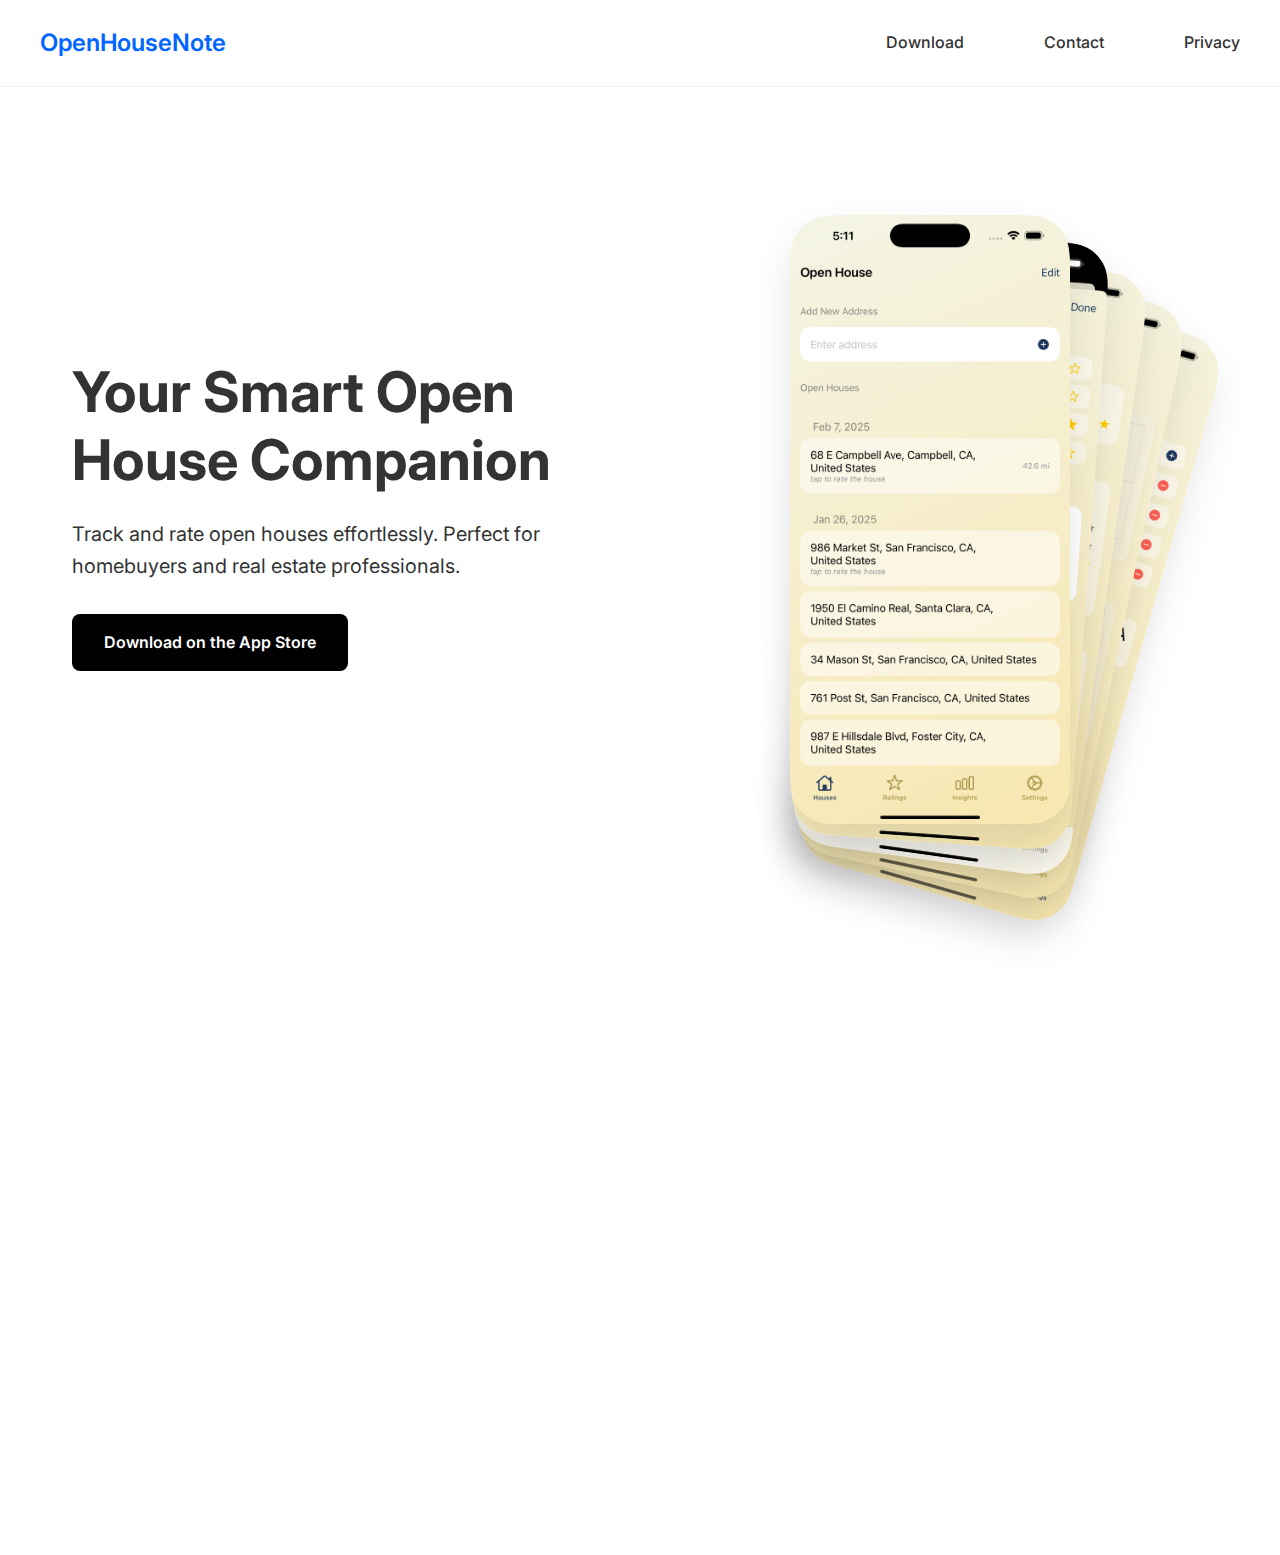
<file: index.html>
<!DOCTYPE html>
<html lang="en">
<head>
    <meta charset="UTF-8">
    <meta name="viewport" content="width=device-width, initial-scale=1.0">
    <title>OpenHouseNote - Your Smart Open House Companion</title>
    <link rel="stylesheet" href="styles.css">
    <!-- Add Google Fonts -->
    <link href="https://fonts.googleapis.com/css2?family=Inter:wght@400;500;600;700&display=swap" rel="stylesheet">
</head>
<body>
    <!-- Header -->
    <header class="header">
        <nav class="nav-container">
            <div class="logo">OpenHouseNote</div>
            <div class="nav-links">
                <a href="#download">Download</a>
           
                <a href="contact.html">Contact</a>
                <a href="privacy.html">Privacy</a>
            </div>
        </nav>
    </header>

    <!-- Hero Section -->
    <section class="hero">
        <div class="hero-content">
            <h1>Your Smart Open House Companion</h1>
            <p>Track and rate open houses effortlessly. Perfect for homebuyers and real estate professionals.</p>
            <a href="#" class="download-btn">Download on the App Store</a>
        </div>
        <div class="hero-image">
            <div class="phone-stack">
                <img src="openhousenote_page1.png" alt="Houses List" class="phone-screen screen-1">
                <img src="openhousenote_page2.png" alt="Rating Interface" class="phone-screen screen-2">
                <img src="openhousenote_page3.png" alt="Ratings Summary" class="phone-screen screen-3">
                <img src="openhousenote_page4.png" alt="Insights View" class="phone-screen screen-4">
                <img src="openhousenote_page5.png" alt="Settings Screen" class="phone-screen screen-5">
            </div>
        </div>
    </section>

    <!-- Features Section -->
    <section class="features">
        <h2>Key Features</h2>
        <div class="features-grid">
            <div class="feature-card">
                <img src="openhousenote_page1.png" alt="Organize">
                <h3>Organize Your House Hunt</h3>
                <p>Log open houses with addresses and dates. Track distances between properties.</p>
            </div>
            <div class="feature-card">
                <img src="openhousenote_page2.png" alt="Rate">
                <h3>Rate & Remember</h3>
                <p>Score properties on key features. Add detailed notes and impressions.</p>
            </div>
            <div class="feature-card">
                <img src="openhousenote_page4.png" alt="Insights">
                <h3>Smart Insights</h3>
                <p>Compare properties easily. Track your viewing history.</p>
            </div>
        </div>
    </section>

    <!-- Add before closing </body> tag -->
    <script src="main.js"></script>
</body>
</html>
</file>
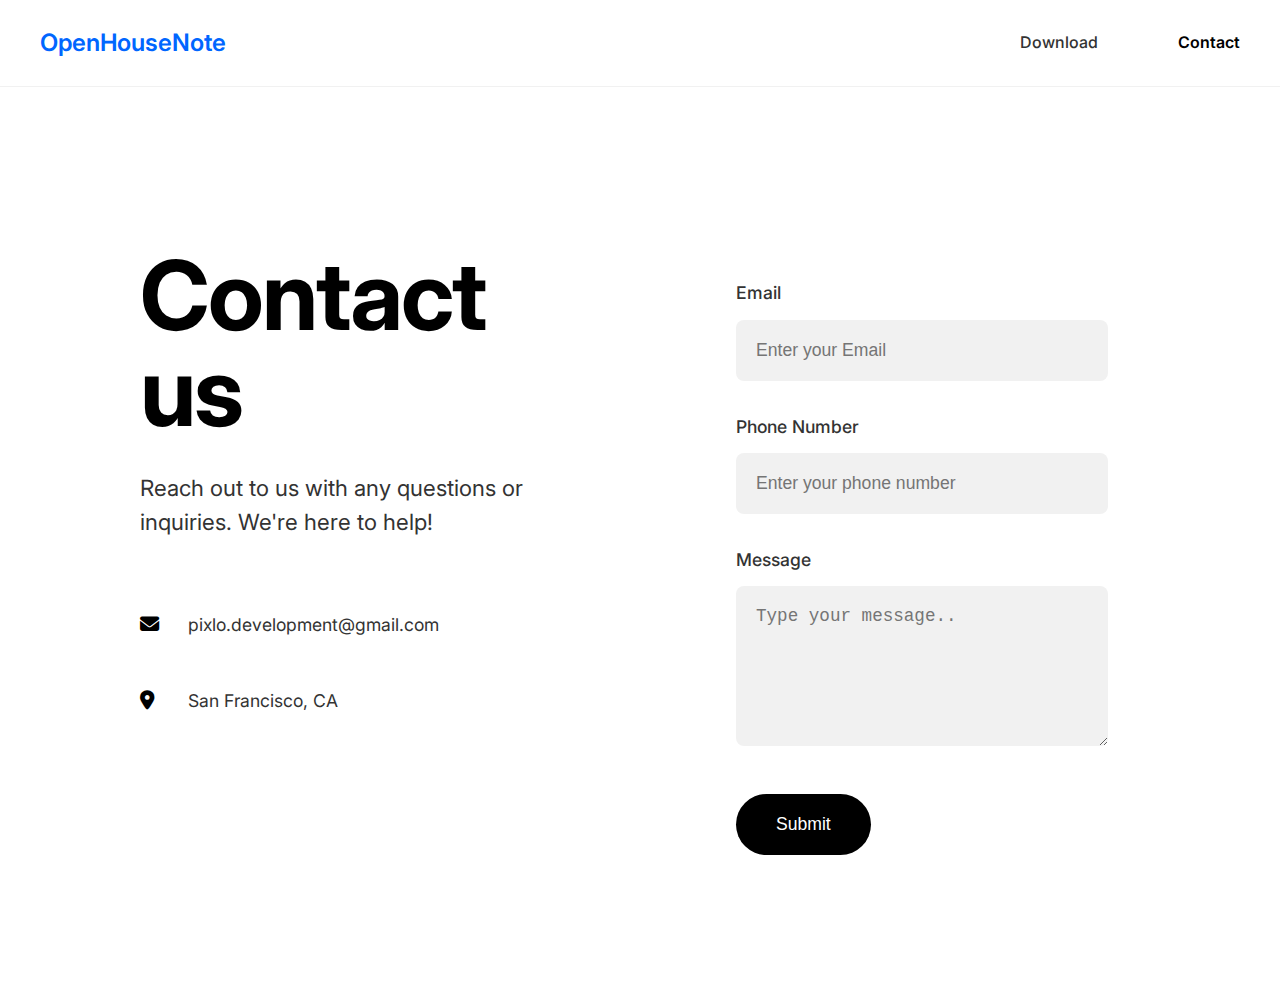
<file: contact.html>
<!DOCTYPE html>
<html lang="en">
<head>
    <meta charset="UTF-8">
    <meta name="viewport" content="width=device-width, initial-scale=1.0">
    <title>Contact Us - OpenHouseNote</title>
    <link rel="stylesheet" href="styles.css">
    <link href="https://fonts.googleapis.com/css2?family=Inter:wght@400;500;600;700&display=swap" rel="stylesheet">
    <link rel="stylesheet" href="https://cdnjs.cloudflare.com/ajax/libs/font-awesome/6.5.1/css/all.min.css">
</head>
<body>
    <!-- Header -->
    <header class="header">
        <nav class="nav-container">
            <a href="index.html" class="logo">OpenHouseNote</a>
            <div class="nav-links">
                <a href="#download">Download</a>
      
                <a href="contact.html" class="active">Contact</a>
            </div>
        </nav>
    </header>

    <!-- Contact Section -->
    <section class="contact-page">
        <div class="contact-container">
            <div class="contact-grid">
                <div class="contact-left">
                    <h1>Contact us</h1>
                    <p class="contact-intro">Reach out to us with any questions or inquiries. We're here to help!</p>
                    
                    <div class="contact-info">
                        <div class="info-item">
                            <i class="fas fa-envelope"></i>
                            <span>pixlo.development@gmail.com</span>
                        </div>
                        <!-- <div class="info-item">
                            <i class="fas fa-phone"></i>
                            <span>+1 (607) 280-3801</span>
                        </div> -->
                        <div class="info-item">
                            <i class="fas fa-map-marker-alt"></i>
                            <span>San Francisco, CA</span>
                        </div>
                    </div>
                </div>

                <div class="contact-right">
                    <form id="contactForm" class="contact-form" action="https://formspree.io/f/YOUR_FORM_ID" method="POST">
                        <div class="form-group">
                            <label for="email">Email</label>
                            <input type="email" id="email" name="email" placeholder="Enter your Email">
                        </div>
                        
                        <div class="form-group">
                            <label for="phone">Phone Number</label>
                            <input type="tel" id="phone" name="phone" placeholder="Enter your phone number">
                        </div>
                        
                        <div class="form-group">
                            <label for="message">Message</label>
                            <textarea id="message" name="message" placeholder="Type your message.." rows="6"></textarea>
                        </div>
                        
                        <input type="hidden" name="_subject" value="New contact form submission">
                        <button type="submit" class="submit-btn">Submit</button>
                    </form>
                </div>
            </div>
        </div>
    </section>
</body>
</html>
</file>
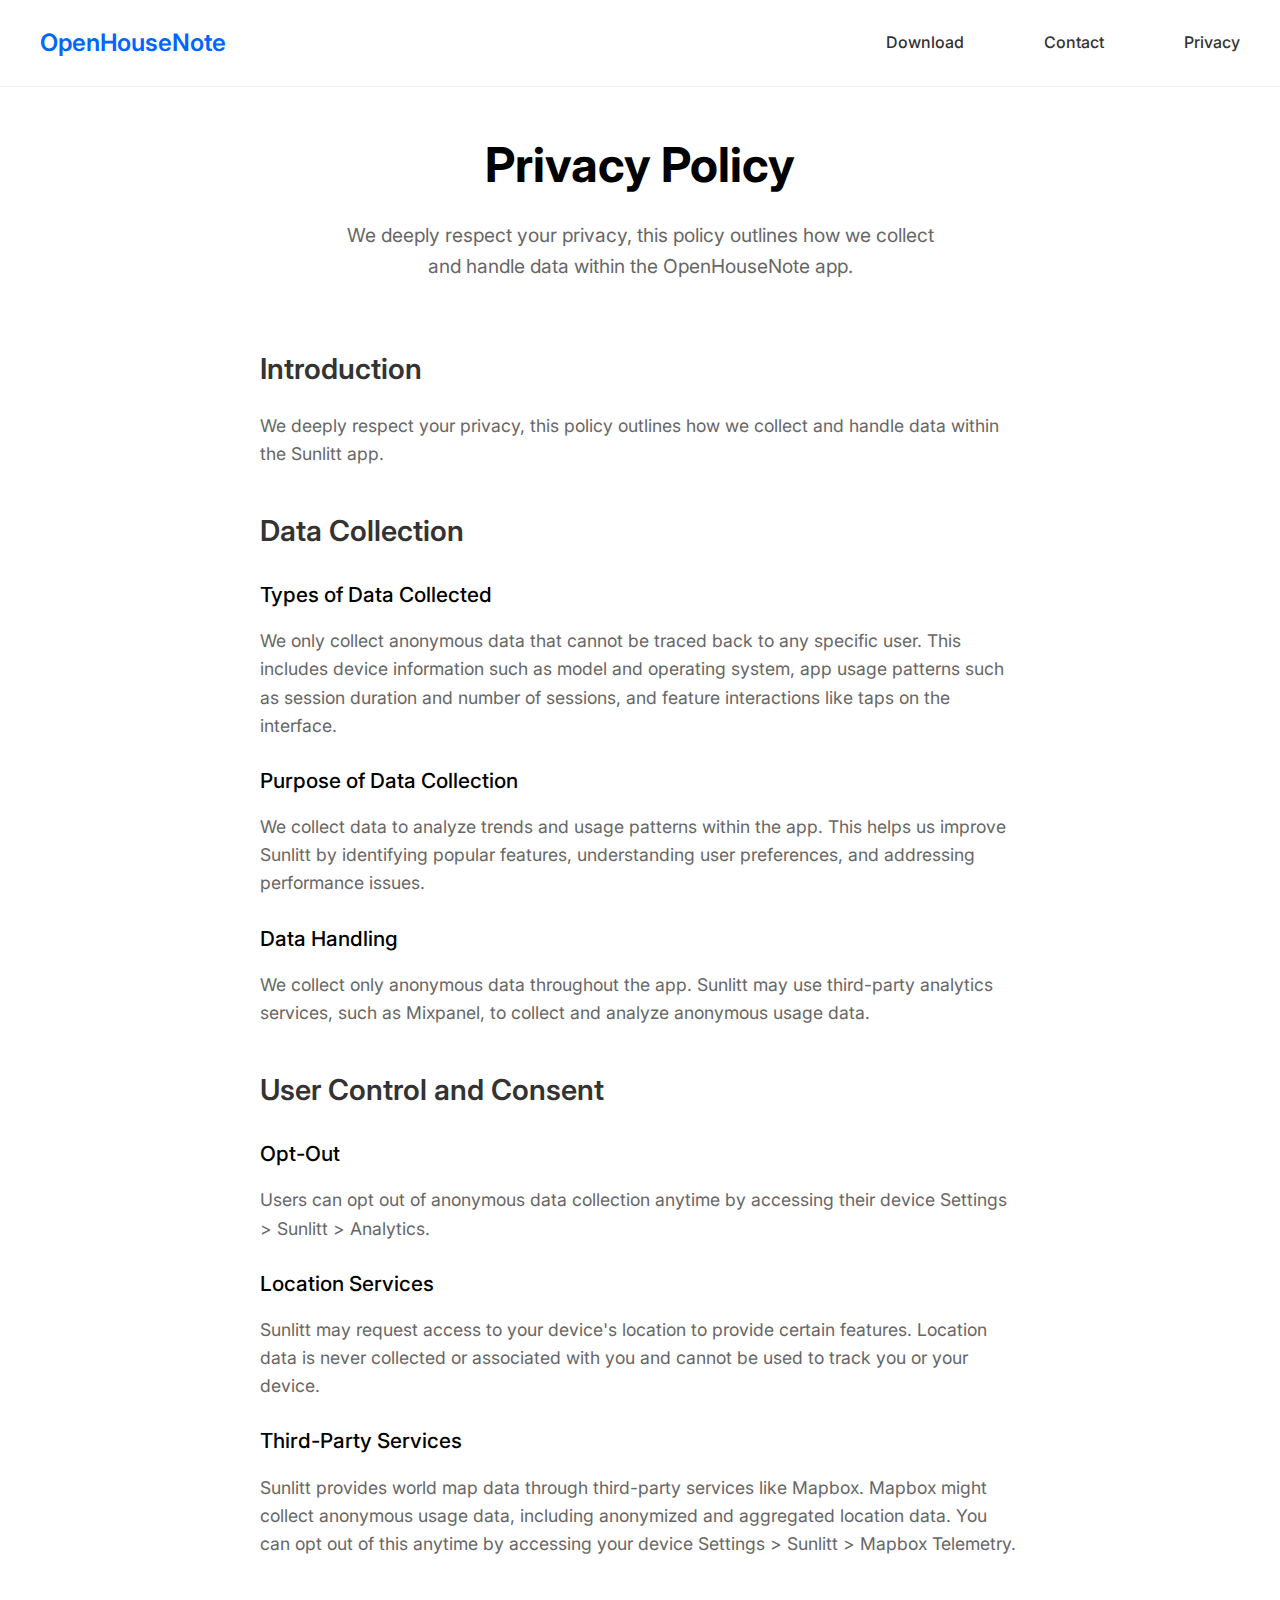
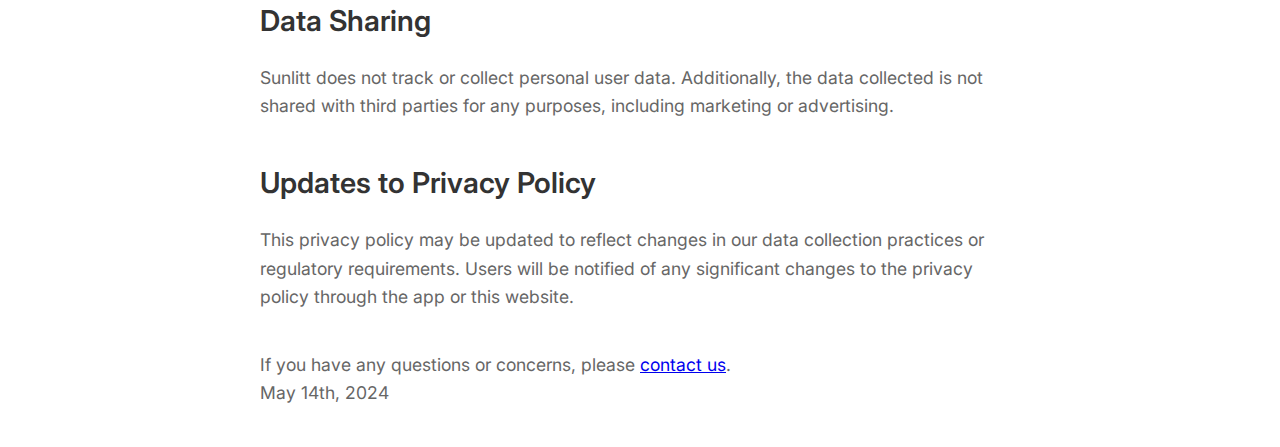
<file: privacy.html>
<!DOCTYPE html>
<html lang="en">
<head>
    <meta charset="UTF-8">
    <meta name="viewport" content="width=device-width, initial-scale=1.0">
    <title>Privacy Policy - OpenHouseNote</title>
    <link rel="stylesheet" href="styles.css">
    <!-- Add SF Pro Display font (similar to Sunlitt's font) -->
    <link rel="stylesheet" href="https://fonts.googleapis.com/css2?family=Inter:wght@400;500;600;700&display=swap">
</head>
<body>
    <!-- Header -->
    <header class="header">
        <nav class="nav-container">
            <a href="index.html" class="logo">OpenHouseNote</a>
            <div class="nav-links">
                <a href="index.html#download">Download</a>
                <a href="contact.html">Contact</a>
                <a href="privacy.html">Privacy</a>
            </div>
        </nav>
    </header>

    <!-- Privacy Content -->
    <section class="privacy-content">
        <div class="privacy-header">
            <h1>Privacy Policy</h1>
            <p class="subtitle">We deeply respect your privacy, this policy outlines how we collect and handle data within the OpenHouseNote app.</p>
        </div>
        
        <div class="policy-container">
            <div class="policy-section">
                <h2>Introduction</h2>
                <p>We deeply respect your privacy, this policy outlines how we collect and handle data within the Sunlitt app.</p>
            </div>

            <div class="policy-section">
                <h2>Data Collection</h2>
                <h3>Types of Data Collected</h3>
                <p>We only collect anonymous data that cannot be traced back to any specific user. This includes device information such as model and operating system, app usage patterns such as session duration and number of sessions, and feature interactions like taps on the interface.</p>
                
                <h3>Purpose of Data Collection</h3>
                <p>We collect data to analyze trends and usage patterns within the app. This helps us improve Sunlitt by identifying popular features, understanding user preferences, and addressing performance issues.</p>
                
                <h3>Data Handling</h3>
                <p>We collect only anonymous data throughout the app. Sunlitt may use third-party analytics services, such as Mixpanel, to collect and analyze anonymous usage data.</p>
            </div>

            <div class="policy-section">
                <h2>User Control and Consent</h2>
                <h3>Opt-Out</h3>
                <p>Users can opt out of anonymous data collection anytime by accessing their device Settings > Sunlitt > Analytics.</p>
                
                <h3>Location Services</h3>
                <p>Sunlitt may request access to your device's location to provide certain features. Location data is never collected or associated with you and cannot be used to track you or your device.</p>
                
                <h3>Third-Party Services</h3>
                <p>Sunlitt provides world map data through third-party services like Mapbox. Mapbox might collect anonymous usage data, including anonymized and aggregated location data. You can opt out of this anytime by accessing your device Settings > Sunlitt > Mapbox Telemetry.</p>
            </div>

            <div class="policy-section">
                <h2>Data Sharing</h2>
                <p>Sunlitt does not track or collect personal user data. Additionally, the data collected is not shared with third parties for any purposes, including marketing or advertising.</p>
            </div>

            <div class="policy-section">
                <h2>Updates to Privacy Policy</h2>
                <p>This privacy policy may be updated to reflect changes in our data collection practices or regulatory requirements. Users will be notified of any significant changes to the privacy policy through the app or this website.</p>
            </div>

            <div class="policy-section">
                <p>If you have any questions or concerns, please <a href="contact.html">contact us</a>.</p>
                <p class="policy-date">May 14th, 2024</p>
            </div>
        </div>
    </section>

    <script src="main.js"></script>
</body>
</html>
</file>
<file: styles.css>
/* General Styles */
:root {
    --primary-color: #000000;
    --text-color: #333333;
    --light-gray: #666666;
    --background-color: #ffffff;
}

body {
    font-family: 'Inter', -apple-system, BlinkMacSystemFont, sans-serif;
    margin: 0;
    padding: 0;
    color: var(--text-color);
    line-height: 1.6;
    background-color: var(--background-color);
}

/* Header Styles */
.header {
    padding: 1.5rem 2rem;
    background-color: var(--background-color);
    position: sticky;
    top: 0;
    z-index: 100;
}

.nav-container {
    max-width: 1200px;
    margin: 0 auto;
    display: flex;
    justify-content: space-between;
    align-items: center;
}

.logo {
    font-size: 1.5rem;
    font-weight: 600;
    color: var(--primary-color);
    text-decoration: none;
}

.nav-links a {
    color: var(--primary-color);
    text-decoration: none;
    margin-left: 2rem;
    font-weight: 500;
    font-size: 1rem;
}

/* Privacy Content Styles */
.privacy-content {
    max-width: 800px;
    margin: 0 auto;
    padding: 4rem 2rem;
}

.privacy-header {
    text-align: center;
    margin-bottom: 4rem;
}

.privacy-header h1 {
    font-size: 3rem;
    font-weight: 700;
    margin-bottom: 1rem;
    color: var(--primary-color);
}

.subtitle {
    font-size: 1.2rem;
    color: var(--light-gray);
    max-width: 600px;
    margin: 0 auto;
}

.policy-section {
    margin-bottom: 3rem;
}

.policy-section h2 {
    font-size: 1.8rem;
    font-weight: 600;
    margin-bottom: 1.5rem;
    color: var(--primary-color);
}

.policy-section h3 {
    font-size: 1.3rem;
    font-weight: 500;
    margin: 1.5rem 0 1rem;
    color: var(--primary-color);
}

.policy-section p, 
.policy-section ul {
    color: var(--light-gray);
    font-size: 1.1rem;
}

/* Footer Styles */
.footer {
    background-color: var(--background-color);
    padding: 4rem 2rem 2rem;
    border-top: 1px solid #eee;
}

.footer-content {
    max-width: 1200px;
    margin: 0 auto;
    display: grid;
    grid-template-columns: repeat(3, 1fr);
    gap: 2rem;
}

.footer-section h5 {
    font-size: 0.9rem;
    text-transform: uppercase;
    color: var(--light-gray);
    margin-bottom: 1rem;
}

.footer-section a {
    display: block;
    color: var(--primary-color);
    text-decoration: none;
    margin-bottom: 0.5rem;
    font-size: 1rem;
}

.footer-bottom {
    text-align: center;
    margin-top: 3rem;
    color: var(--light-gray);
    font-size: 0.9rem;
}

/* Responsive Design */
@media (max-width: 768px) {
    .privacy-header h1 {
        font-size: 2.5rem;
    }
    
    .footer-content {
        grid-template-columns: 1fr;
        text-align: center;
    }
}

/* Base Styles */
* {
    margin: 0;
    padding: 0;
    box-sizing: border-box;
}

body {
    font-family: 'Inter', sans-serif;
    color: var(--text-color);
    line-height: 1.6;
}

/* Header and Navigation Styles */
.header {
    padding: 1.5rem 2rem;
    background: white;
    border-bottom: 1px solid #f1f1f1;
}

.nav-container {
    max-width: 1400px;
    margin: 0 auto;
    display: flex;
    justify-content: space-between;
    align-items: center;
}

.logo {
    font-size: 1.5rem;
    font-weight: 600;
    color: #0066FF;
    text-decoration: none;
}

.nav-links {
    display: flex;
    align-items: center;
    gap: 3rem; /* Increased spacing between nav items */
}

.nav-links a {
    text-decoration: none;
    color: #333;
    font-size: 1rem;
    font-weight: 500;
    transition: color 0.3s ease;
}

.nav-links a:hover {
    color: #0066FF;
}

.nav-links a.active {
    color: #0066FF;
}

.nav-links a.download-btn {
    background: #000;
    color: white;
    padding: 0.75rem 1.5rem;
    border-radius: 50px;
    transition: background-color 0.3s ease;
}

.nav-links a.download-btn:hover {
    background-color: #333;
}

/* Responsive Navigation */
@media (max-width: 768px) {
    .nav-links {
        gap: 2rem;
    }
    
    .nav-links a {
        font-size: 0.9rem;
    }
}

@media (max-width: 640px) {
    .nav-container {
        flex-direction: column;
        gap: 1rem;
    }
    
    .nav-links {
        gap: 1.5rem;
    }
}

/* Hero Section */
.hero {
    padding: 8rem 2rem 4rem;
    display: flex;
    align-items: center;
    justify-content: space-between;
    max-width: 1200px;
    margin: 0 auto;
}

.hero-content {
    flex: 1;
    padding-right: 4rem;
}

.hero h1 {
    font-size: 3.5rem;
    line-height: 1.2;
    margin-bottom: 1.5rem;
}

.hero p {
    font-size: 1.25rem;
    margin-bottom: 2rem;
}

.download-btn {
    display: inline-block;
    background: var(--primary-color);
    color: white;
    padding: 1rem 2rem;
    border-radius: 8px;
    text-decoration: none;
    font-weight: 600;
}

.hero-image {
    flex: 1;
}

.hero-image img {
    max-width: 100%;
    height: auto;
}

/* Features Section */
.features {
    padding: 4rem 1rem; /* Reduced padding on mobile */
    opacity: 0;
    animation: fadeInUp 1s ease forwards;
}

.features h2 {
    font-size: clamp(2rem, 5vw, 3rem); /* Responsive font size */
    margin-bottom: clamp(2rem, 5vw, 4rem);
    text-align: center;
    transform: translateY(20px);
    opacity: 0;
    animation: fadeInUp 1s ease forwards 0.3s;
}

.features-grid {
    display: grid;
    grid-template-columns: repeat(auto-fit, minmax(280px, 1fr)); /* Responsive grid */
    gap: clamp(1.5rem, 3vw, 3rem);
    max-width: 1400px;
    margin: 0 auto;
    padding: 0 1rem;
}

.feature-card {
    background: white;
    padding: clamp(1.5rem, 3vw, 2rem);
    width: 100%;
    border-radius: 20px;
    text-align: center;
    transition: all 0.5s cubic-bezier(0.4, 0, 0.2, 1);
    opacity: 0;
    transform: translateY(40px);
    box-shadow: 0 4px 6px rgba(0, 0, 0, 0.05);
    position: relative;
    overflow: hidden;
}

.feature-card::before {
    content: '';
    position: absolute;
    top: 0;
    left: 0;
    width: 100%;
    height: 100%;
    background: linear-gradient(45deg, rgba(0,102,255,0.1), rgba(0,102,255,0));
    opacity: 0;
    transition: opacity 0.5s ease;
    z-index: 1;
}

.feature-card:hover::before {
    opacity: 1;
}

.feature-card:hover {
    transform: translateY(-10px);
    box-shadow: 0 20px 40px rgba(0, 102, 255, 0.1);
}

.feature-card img {
    width: clamp(140px, 50vw, 180px);
    height: clamp(140px, 50vw, 180px);
    object-fit: cover;
    border-radius: 12px;
    margin-bottom: clamp(1rem, 2vw, 1.5rem);
    transition: transform 0.5s cubic-bezier(0.4, 0, 0.2, 1);
}

.feature-card:hover img {
    transform: scale(1.05);
}

.feature-card h3 {
    font-size: clamp(1.25rem, 4vw, 1.5rem);
    margin-bottom: clamp(0.75rem, 2vw, 1rem);
    color: #000;
    position: relative;
    z-index: 2;
}

.feature-card p {
    font-size: clamp(0.9rem, 3vw, 1rem);
    color: #666;
    line-height: 1.6;
    position: relative;
    z-index: 2;
    padding: 0 0.5rem;
}

/* Stagger animation for cards */
.feature-card:nth-child(1) {
    animation: fadeInUp 1s ease forwards 0.4s;
}

.feature-card:nth-child(2) {
    animation: fadeInUp 1s ease forwards 0.6s;
}

.feature-card:nth-child(3) {
    animation: fadeInUp 1s ease forwards 0.8s;
}

/* Animation Keyframes */
@keyframes fadeInUp {
    from {
        opacity: 0;
        transform: translateY(40px);
    }
    to {
        opacity: 1;
        transform: translateY(0);
    }
}

/* Intersection Observer Animation */
.feature-card.animate {
    animation: fadeInUp 1s ease forwards;
}

/* Add smooth scrolling to the page */
html {
    scroll-behavior: smooth;
}

/* Responsive adjustments */
@media (max-width: 968px) {
    .features-grid {
        grid-template-columns: repeat(2, 1fr);
    }
}

@media (max-width: 640px) {
    .features-grid {
        grid-template-columns: 1fr;
    }
    
    .features h2 {
        font-size: 2.5rem;
    }
}

/* Add this to your existing CSS */
.phone-stack {
    position: relative;
    height: 600px;
    width: 300px;
    margin: 0 auto;
}

.phone-screen {
    position: absolute;
    width: 280px;
    height: auto;
    border-radius: 40px;
    box-shadow: 0 20px 40px rgba(0, 0, 0, 0.1);
    transition: all 0.3s ease;
}

.screen-1 {
    transform: translateX(0) translateY(0) rotate(0deg);
    z-index: 5;
}

.screen-2 {
    transform: translateX(20px) translateY(20px) rotate(4deg);
    z-index: 4;
}

.screen-3 {
    transform: translateX(40px) translateY(40px) rotate(8deg);
    z-index: 3;
}

.screen-4 {
    transform: translateX(60px) translateY(60px) rotate(12deg);
    z-index: 2;
}

.screen-5 {
    transform: translateX(80px) translateY(80px) rotate(16deg);
    z-index: 1;
}

/* Optional: Add hover effects */
.phone-stack:hover .screen-1 {
    transform: translateX(-20px) translateY(-20px) rotate(-4deg);
}

.phone-stack:hover .screen-2 {
    transform: translateX(0) translateY(0) rotate(0deg);
}

.phone-stack:hover .screen-3 {
    transform: translateX(20px) translateY(20px) rotate(4deg);
}

.phone-stack:hover .screen-4 {
    transform: translateX(40px) translateY(40px) rotate(8deg);
}

.phone-stack:hover .screen-5 {
    transform: translateX(60px) translateY(60px) rotate(12deg);
}

/* Responsive adjustments */
@media (max-width: 768px) {
    .phone-stack {
        height: 500px;
        width: 250px;
    }

    .phone-screen {
        width: 230px;
    }

    .features {
        padding: 3rem 1rem;
    }

    .features-grid {
        grid-template-columns: 1fr; /* Single column on mobile */
        max-width: 500px; /* Limit width on mobile */
    }

    .feature-card {
        transform: none !important; /* Disable hover transform on mobile */
        box-shadow: 0 4px 12px rgba(0, 0, 0, 0.1);
    }

    .feature-card:hover {
        transform: none !important; /* Disable hover effect on mobile */
    }

    /* Adjust animation timing for better mobile performance */
    .feature-card:nth-child(1) {
        animation-delay: 0.2s;
    }

    .feature-card:nth-child(2) {
        animation-delay: 0.3s;
    }

    .feature-card:nth-child(3) {
        animation-delay: 0.4s;
    }
}

/* Small mobile devices */
@media (max-width: 480px) {
    .phone-stack {
        height: 400px;
        width: 200px;
    }

    .phone-screen {
        width: 180px;
    }

    .features {
        padding: 2rem 0.5rem;
    }

    .feature-card {
        padding: 1.25rem;
        border-radius: 16px;
    }

    .feature-card img {
        width: 120px;
        height: 120px;
    }
}

/* Touch device optimizations */
@media (hover: none) {
    .feature-card:hover {
        transform: none;
        box-shadow: 0 4px 6px rgba(0, 0, 0, 0.05);
    }

    .feature-card:hover img {
        transform: none;
    }

    .feature-card::before {
        display: none;
    }
}

/* Contact Page Specific Styles */
.contact-page {
    padding: 4rem 2rem;
    min-height: 100vh;
    max-width: 1400px;
    margin: 0 auto;
}

.contact-grid {
    display: grid;
    grid-template-columns: 1fr 1fr;
    gap: 8rem;
    padding-top: 6rem;
}

.contact-left h1 {
    font-size: 6rem;
    font-weight: 700;
    line-height: 1;
    margin-bottom: 2rem;
    color: #000;
    letter-spacing: -0.02em;
}

.contact-intro {
    font-size: 1.4rem;
    color: #333;
    margin-bottom: 4rem;
    max-width: 460px;
    line-height: 1.5;
}

.contact-info {
    display: flex;
    flex-direction: column;
    gap: 2rem;
    margin-top: 2rem;
}

.info-item {
    display: flex;
    align-items: center;
    gap: 1.5rem;
    font-size: 1.1rem;
    color: #333;
    padding: 0.5rem 0;
}

.info-item i {
    color: #000;
    width: 24px;
    font-size: 1.2rem;
}

/* Form Styles */
.contact-form {
    display: flex;
    flex-direction: column;
    gap: 2rem;
    padding: 2rem;
}

.form-group {
    display: flex;
    flex-direction: column;
    gap: 0.75rem;
}

.form-group label {
    font-size: 1.1rem;
    color: #333;
    font-weight: 500;
}

.form-group input,
.form-group textarea {
    padding: 1.25rem;
    border: none;
    border-radius: 8px;
    background-color: #f1f1f1;
    font-size: 1.1rem;
    width: 100%;
}

.form-group textarea {
    min-height: 160px;
}

.submit-btn {
    background: #000;
    color: white;
    padding: 1.25rem 2.5rem;
    border: none;
    border-radius: 50px;
    font-size: 1.1rem;
    font-weight: 500;
    cursor: pointer;
    width: fit-content;
    transition: all 0.3s ease;
    margin-top: 1rem;
}

.submit-btn:hover {
    background-color: #333;
    transform: translateY(-2px);
}

/* Add to your existing CSS */
.submit-btn:disabled {
    background-color: #666;
    cursor: not-allowed;
}

.form-message {
    padding: 1rem;
    margin-top: 1rem;
    border-radius: 8px;
    display: none;
}

.form-message.success {
    display: block;
    background-color: #e8f5e9;
    color: #2e7d32;
    border: 1px solid #a5d6a7;
}

.form-message.error {
    display: block;
    background-color: #ffebee;
    color: #c62828;
    border: 1px solid #ef9a9a;
}

/* Header Styles Update */
.header {
    padding: 1.5rem 2rem;
    background: white;
}

.nav-container {
    max-width: 1200px;
    margin: 0 auto;
}

.cta-button {
    background: #000;
    color: white;
    padding: 0.75rem 1.5rem;
    border-radius: 50px;
    margin-left: 1rem;
}

/* Responsive Design */
@media (max-width: 1200px) {
    .contact-left h1 {
        font-size: 5rem;
    }
    
    .contact-grid {
        gap: 6rem;
    }
}

@media (max-width: 968px) {
    .contact-grid {
        grid-template-columns: 1fr;
        gap: 4rem;
    }

    .contact-left h1 {
        font-size: 4rem;
    }

    .contact-intro {
        max-width: 100%;
        font-size: 1.2rem;
    }
    
    .contact-form {
        padding: 1rem 0;
    }
}

@media (max-width: 480px) {
    .contact-page {
        padding: 2rem 1rem;
    }
    
    .contact-left h1 {
        font-size: 3rem;
    }
    
    .contact-intro {
        font-size: 1.1rem;
    }
    
    .info-item {
        font-size: 1rem;
    }
}

/* Active nav link style */
.nav-links a.active {
    color: var(--primary-color);
    font-weight: 600;
}

/* Privacy Page Styles */
.privacy-content {
    max-width: 800px;
    margin: 40px auto;
    padding: 0 20px;
}

.policy-section {
    margin-bottom: 40px;
}

.policy-section h2 {
    color: #333;
    margin-bottom: 20px;
}

.policy-section p, 
.policy-section ul {
    color: #666;
    line-height: 1.6;
}

.policy-section ul {
    margin-left: 20px;
    margin-top: 10px;
}

.policy-section li {
    margin-bottom: 10px;
}

/* Contact Page Styles */
.contact-section {
    max-width: 1200px;
    margin: 0 auto;
    padding: clamp(20px, 5vw, 40px);
}

.contact-header {
    text-align: center;
    margin-bottom: clamp(30px, 8vw, 60px);
    padding: 0 clamp(16px, 4vw, 32px);
}

.contact-header h1 {
    font-size: clamp(1.75rem, 5vw, 2.5rem);
    margin-bottom: clamp(0.5rem, 2vw, 1rem);
    line-height: 1.2;
}

.contact-header .subtitle {
    color: var(--light-gray);
    font-size: clamp(0.9rem, 3vw, 1.2rem);
    max-width: 600px;
    margin: 0 auto;
}

.contact-container {
    max-width: min(90%, 1000px);
    margin: 0 auto;
}

.contact-options {
    display: grid;
    grid-template-columns: repeat(auto-fit, minmax(min(100%, 300px), 1fr));
    gap: clamp(20px, 4vw, 30px);
    margin-bottom: clamp(40px, 8vw, 60px);
    padding: 0 clamp(16px, 4vw, 32px);
}

.contact-card {
    padding: clamp(24px, 5vw, 30px);
    text-align: center;
    background: #fff;
    border-radius: clamp(8px, 2vw, 12px);
    box-shadow: 0 2px 4px rgba(0, 0, 0, 0.1);
}

.contact-card h3 {
    margin-bottom: clamp(8px, 2vw, 10px);
    font-size: clamp(1.1rem, 3vw, 1.25rem);
}

.contact-card p {
    color: var(--light-gray);
    margin-bottom: clamp(16px, 4vw, 20px);
    font-size: clamp(0.9rem, 2.5vw, 1rem);
}

.contact-button {
    display: inline-block;
    padding: clamp(10px, 3vw, 12px) clamp(20px, 5vw, 24px);
    background-color: #000;
    color: #fff;
    text-decoration: none;
    border-radius: 8px;
    font-weight: 500;
    font-size: clamp(0.9rem, 2.5vw, 1rem);
    width: fit-content;
    min-width: 160px;
}

.social-links {
    text-align: center;
    padding: 0 clamp(16px, 4vw, 32px);
}

.social-links h3 {
    margin-bottom: clamp(16px, 4vw, 20px);
    font-size: clamp(1.1rem, 3vw, 1.25rem);
}

.social-buttons {
    display: flex;
    gap: clamp(12px, 3vw, 20px);
    justify-content: center;
    flex-wrap: wrap;
}

.social-button {
    padding: clamp(10px, 3vw, 12px) clamp(20px, 5vw, 24px);
    border: 1px solid #000;
    border-radius: 8px;
    color: #000;
    text-decoration: none;
    font-weight: 500;
    font-size: clamp(0.9rem, 2.5vw, 1rem);
    min-width: 140px;
}

/* Enhanced Mobile Responsive Adjustments */
@media (max-width: 480px) {
    .contact-options {
        grid-template-columns: 1fr;
    }

    .social-buttons {
        flex-direction: column;
        align-items: center;
    }

    .social-button {
        width: 100%;
        max-width: 200px;
        text-align: center;
    }

    .contact-button {
        width: 100%;
        max-width: 200px;
        text-align: center;
    }
}

/* Tablet Adjustments */
@media (min-width: 481px) and (max-width: 768px) {
    .contact-options {
        grid-template-columns: repeat(auto-fit, minmax(240px, 1fr));
    }

    .social-buttons {
        justify-content: center;
        gap: 15px;
    }
}

/* Touch Device Optimizations */
@media (hover: none) {
    .contact-button,
    .social-button {
        padding: clamp(12px, 4vw, 16px) clamp(24px, 6vw, 32px);
    }
}

/* Dark Mode Support */
@media (prefers-color-scheme: dark) {
    .contact-card {
        background: #111;
    }

    .contact-button {
        background-color: #fff;
        color: #000;
    }

    .social-button {
        border-color: #fff;
        color: #fff;
    }
}

/* Safe Area Insets for Modern Mobile Devices */
@supports (padding: max(0px)) {
    .contact-section {
        padding-left: max(20px, env(safe-area-inset-left));
        padding-right: max(20px, env(safe-area-inset-right));
    }
}
</file>
